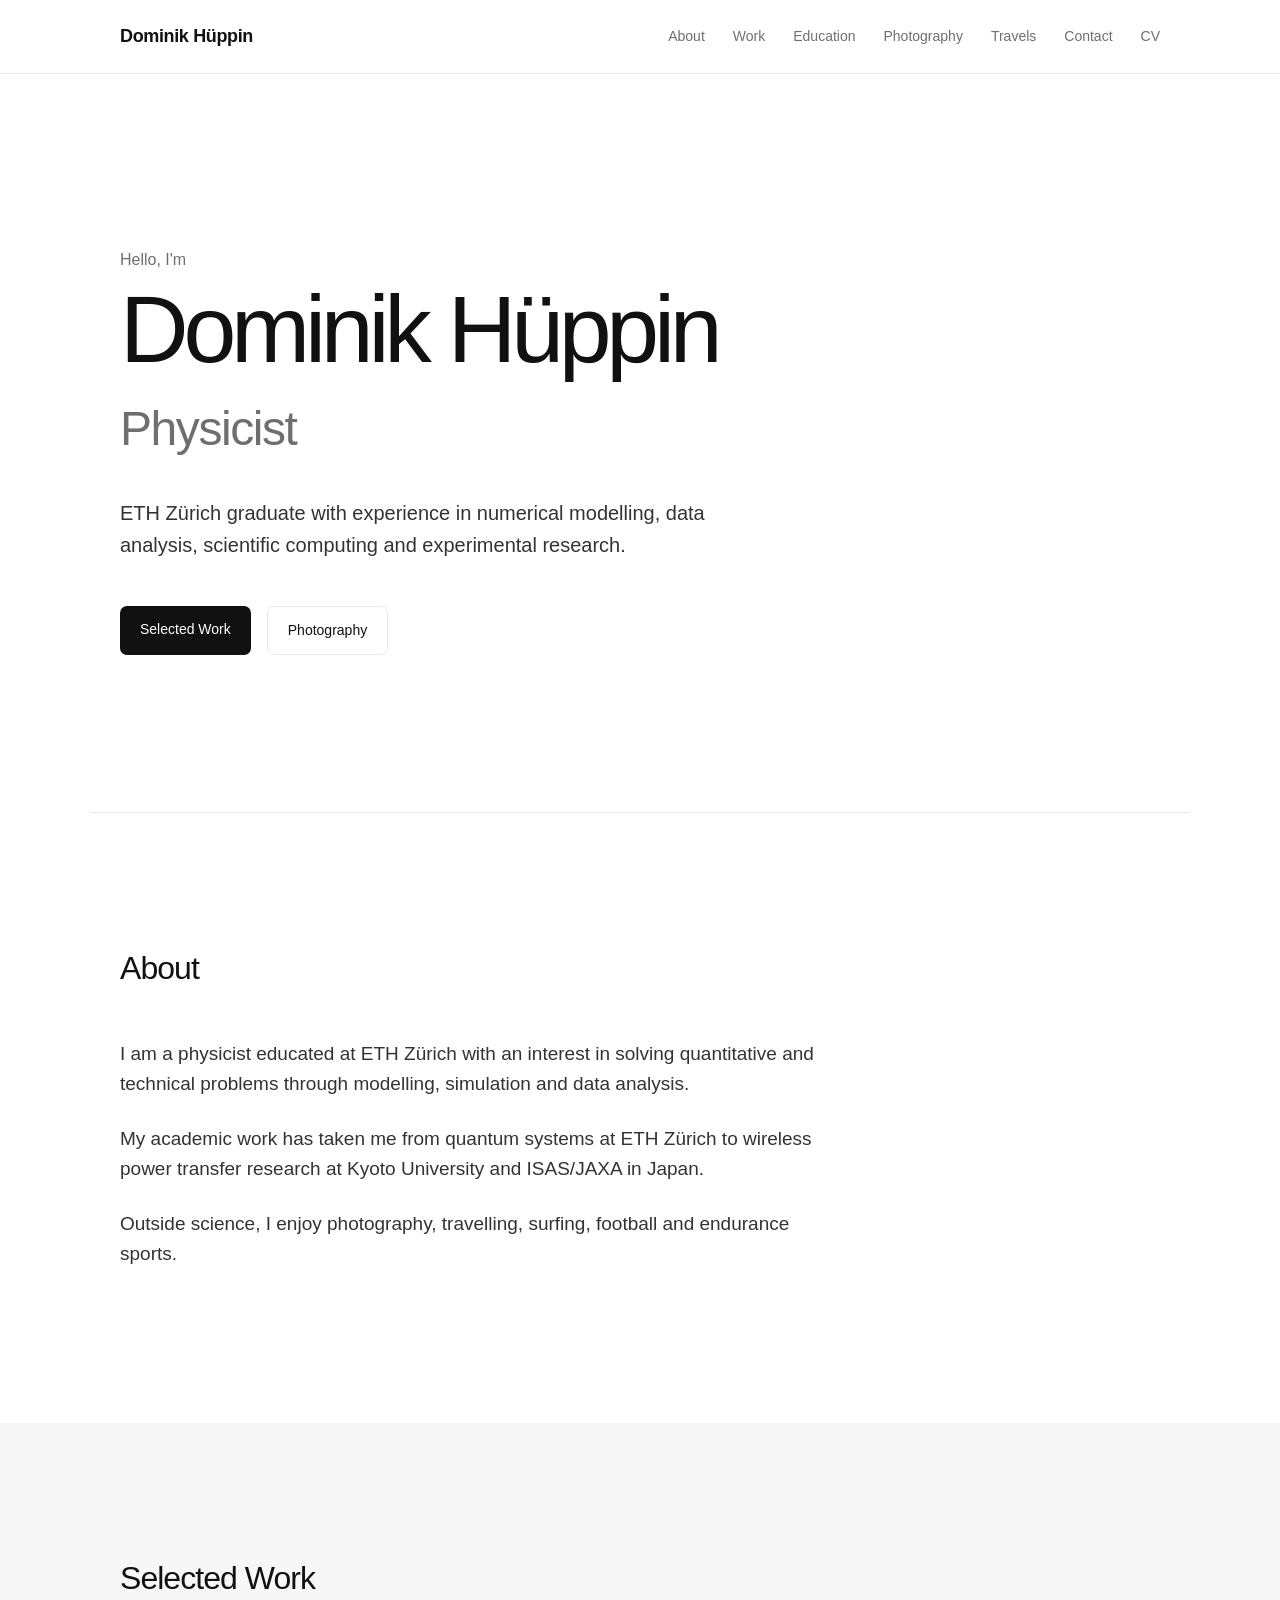
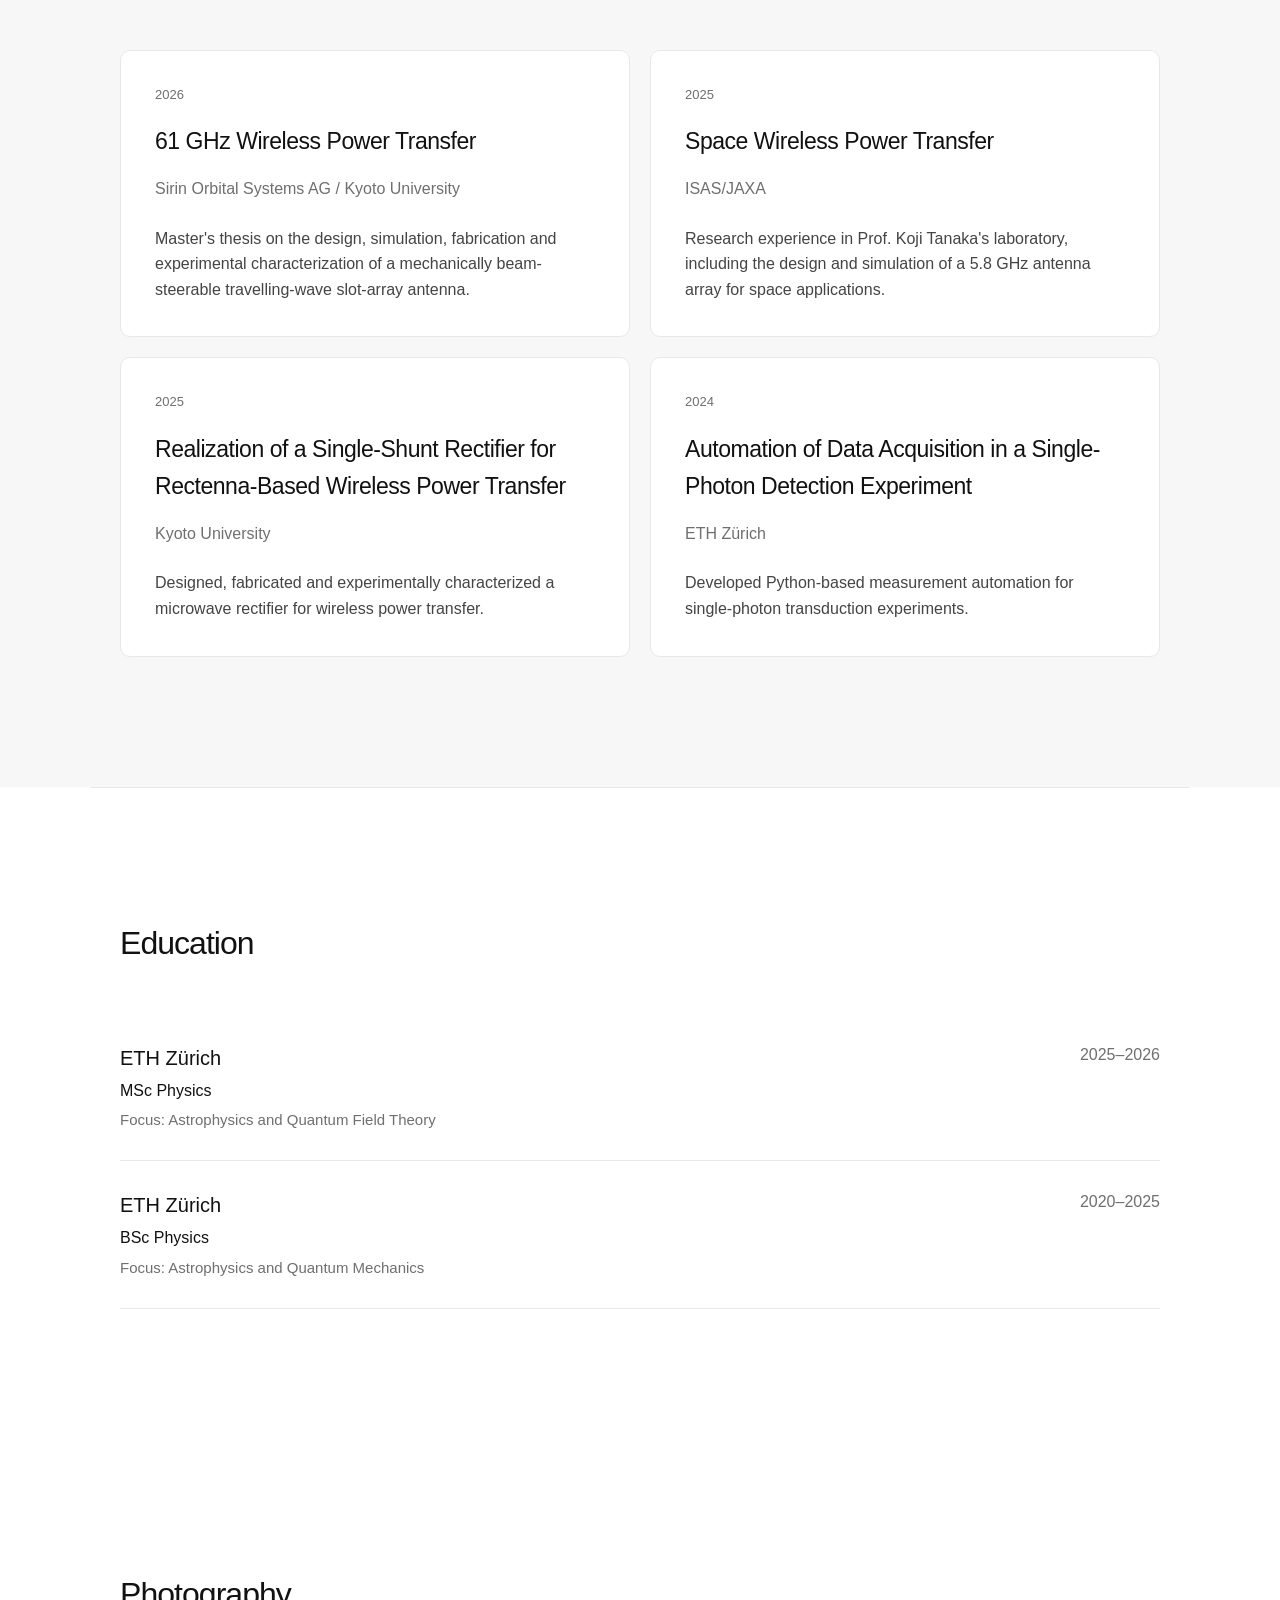
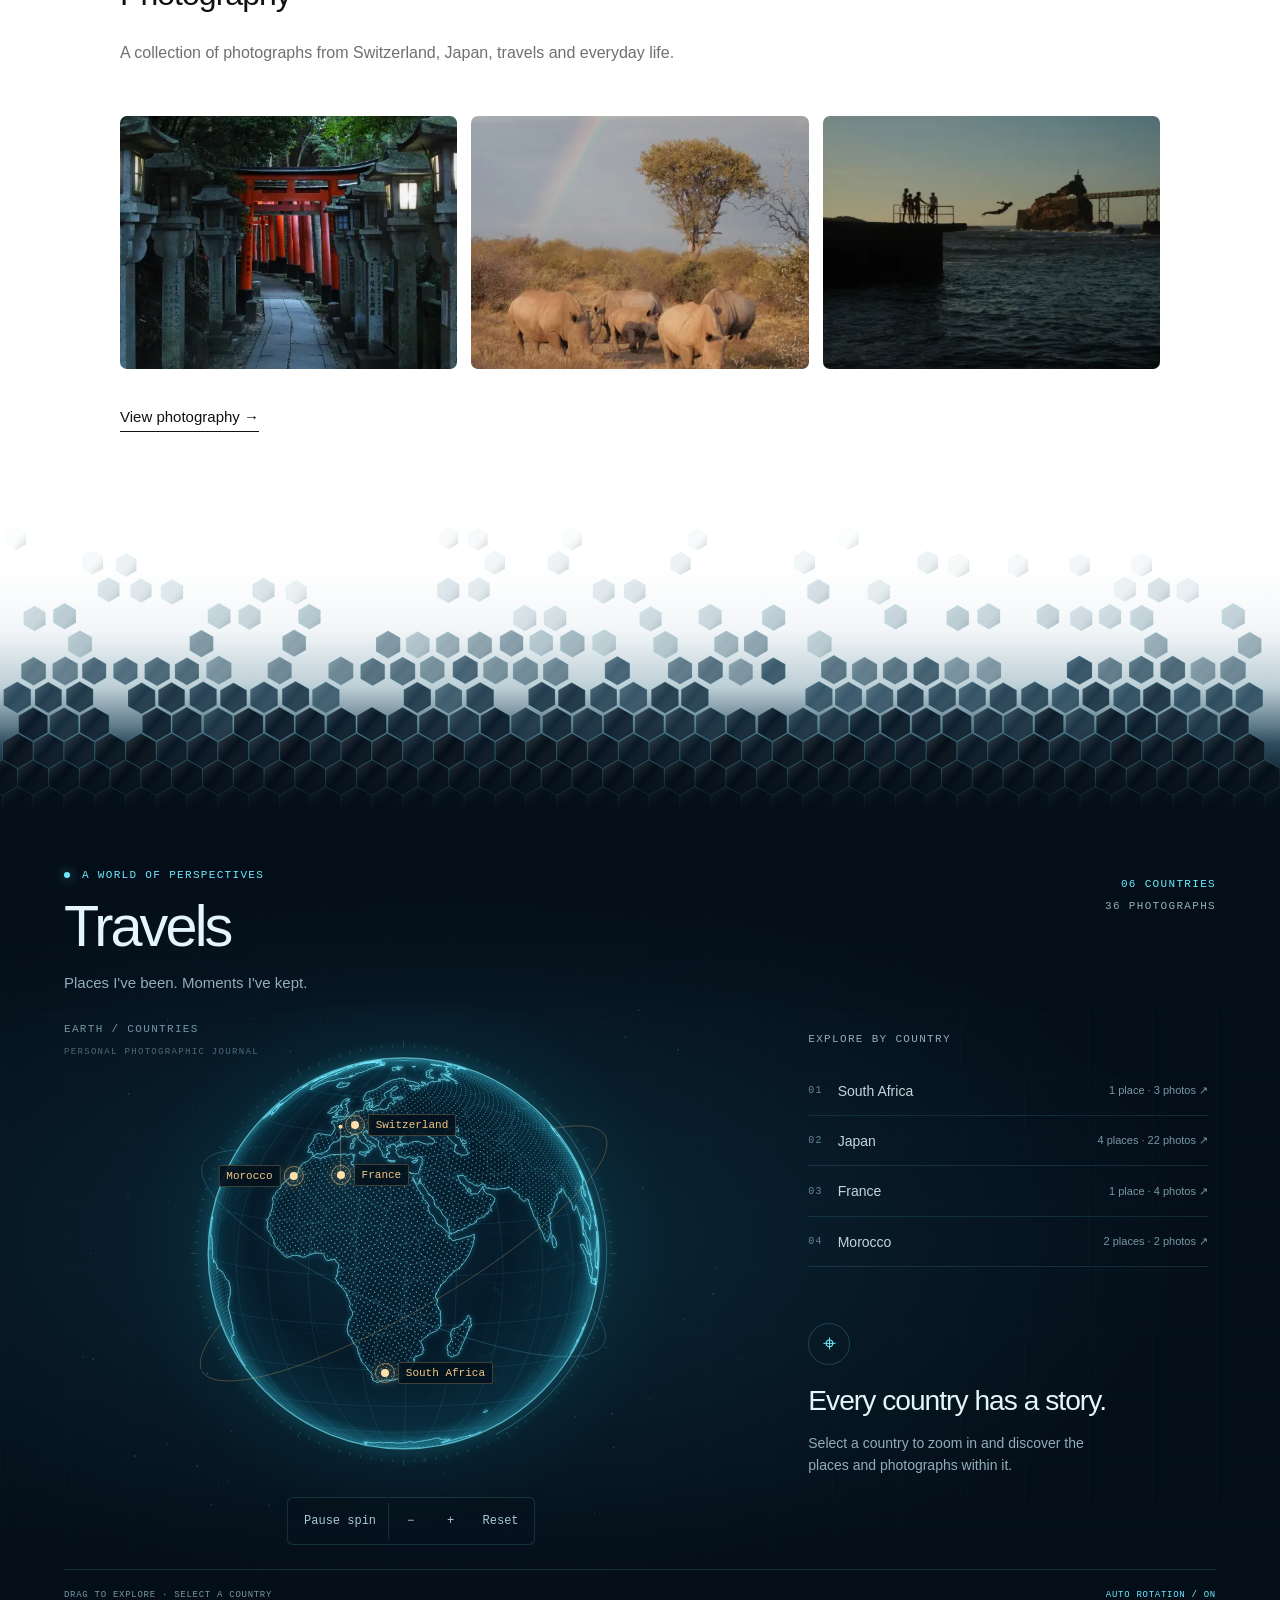
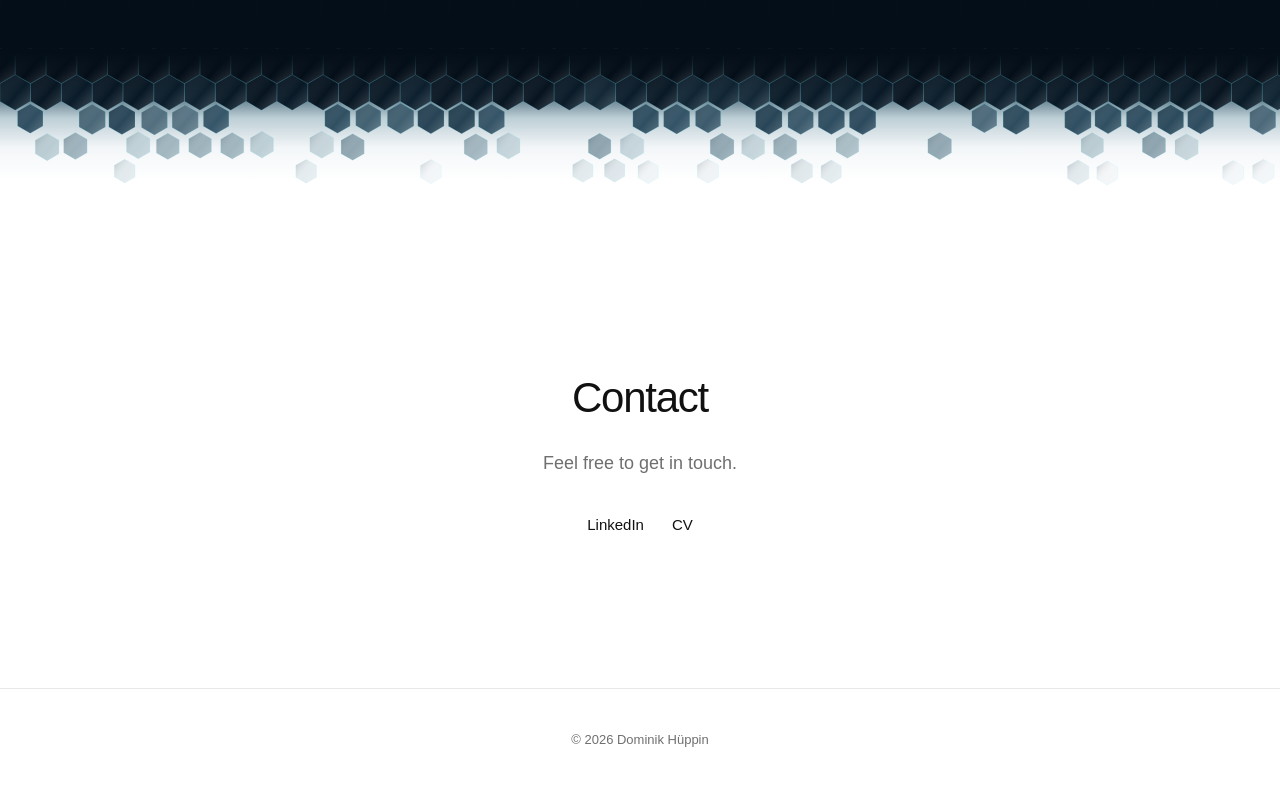
<file: index.html>
<!DOCTYPE html>
<html lang="en">

<head>
    <meta charset="UTF-8">

    <!-- Makes the page display correctly on phones/tablets -->
    <meta name="viewport" content="width=device-width, initial-scale=1.0">

    <meta name="description"
          content="Personal website of Dominik Hüppin, physicist and ETH Zürich graduate.">

    <title>Dominik Hüppin | Physicist</title>

    <!-- Link to your CSS file -->
    <link rel="stylesheet" href="style.css">
    <link rel="stylesheet" href="travels.css">
    <script src="navigation.js" defer></script>
    <script src="photo-data.js" defer></script>
    <script src="data/photo-variants.js" defer></script>
    <script src="photo-images.js" defer></script>
    <script src="data/globe-geography.js" defer></script>
    <script src="globe.js" defer></script>
    <script src="travels.js" defer></script>
    <link rel="icon" type="image/png" href="images/favicon.png">
</head>


<body>

    <!-- =========================================================
         NAVIGATION
    ========================================================== -->
    <header>

        <nav class="navbar">

            <a href="#home" class="logo">
                Dominik Hüppin
            </a>

            <div class="nav-links">
                <a href="#about">About</a>
                <a href="#work">Work</a>
                <a href="#education">Education</a>
                <a href="#photography">Photography</a>
                <a href="#travels">Travels</a>
                <a href="#contact">Contact</a>

                <!-- Replace path once your CV is in the folder -->
                <a href="documents/CV_Dominik.pdf"
                   target="_blank">
                    CV
                </a>
            </div>

        </nav>

    </header>


    <main>

        <!-- =====================================================
             HOME / HERO
        ====================================================== -->
        <section id="home" class="hero">

            <div class="hero-content">

                <p class="hero-intro">
                    Hello, I'm
                </p>

                <h1>
                    Dominik Hüppin
                </h1>

                <h2>
                    Physicist
                </h2>

                <p class="hero-description">
                    ETH Zürich graduate with experience in numerical modelling,
                    data analysis, scientific computing and experimental research.
                </p>

                <div class="hero-links">

                    <a href="#work" class="button">
                        Selected Work
                    </a>

                    <a href="#photography" class="button-secondary">
                        Photography
                    </a>

                </div>

            </div>

        </section>



        <!-- =====================================================
             ABOUT
        ====================================================== -->
        <section id="about" class="section">

            <h2>About</h2>

            <div class="about-content">

                <p>
                    I am a physicist educated at ETH Zürich with an interest in
                    solving quantitative and technical problems through modelling,
                    simulation and data analysis.
                </p>

                <p>
                    My academic work has taken me from quantum systems at ETH Zürich
                    to wireless power transfer research at Kyoto University and
                    ISAS/JAXA in Japan.
                </p>

                <p>
                    Outside science, I enjoy photography, travelling, surfing,
                    football and endurance sports.
                </p>

            </div>

        </section>



        <!-- =====================================================
             SELECTED WORK
        ====================================================== -->
        <section id="work" class="section">

            <h2>Selected Work</h2>

            <div class="project-grid">


                <!-- Project 1 -->
                <article class="project-card">

                    <p class="project-year">
                        2026
                    </p>

                    <h3>
                        61 GHz Wireless Power Transfer
                    </h3>

                    <p class="project-organisation">
                        Sirin Orbital Systems AG / Kyoto University
                    </p>

                    <p>
                        Master's thesis on the design, simulation, fabrication
                        and experimental characterization of a mechanically
                        beam-steerable travelling-wave slot-array antenna.
                    </p>

                </article>


                <!-- Project 2 -->
                <article class="project-card">

                    <p class="project-year">
                        2025
                    </p>

                    <h3>
                        Space Wireless Power Transfer
                    </h3>

                    <p class="project-organisation">
                        ISAS/JAXA
                    </p>

                    <p>
                        Research experience in Prof. Koji Tanaka's laboratory,
                        including the design and simulation of a 5.8 GHz antenna
                        array for space applications.
                    </p>

                </article>


                <!-- Project 3 -->
                <article class="project-card">

                    <p class="project-year">
                        2025
                    </p>

                    <h3>
                        Realization of a Single-Shunt Rectifier for Rectenna-Based Wireless Power Transfer
                    </h3>

                    <p class="project-organisation">
                        Kyoto University
                    </p>

                    <p>
                        Designed, fabricated and experimentally characterized
                        a microwave rectifier for wireless power transfer.
                    </p>

                </article>


                <!-- Project 4 -->
                <article class="project-card">

                    <p class="project-year">
                        2024
                    </p>

                    <h3>
                        Automation of Data Acquisition in a Single-Photon Detection Experiment
                    </h3>

                    <p class="project-organisation">
                        ETH Zürich
                    </p>

                    <p>
                        Developed Python-based measurement automation for
                        single-photon transduction experiments.
                    </p>

                </article>


            </div>

        </section>



        <!-- =====================================================
             EDUCATION
        ====================================================== -->
        <section id="education" class="section">

            <h2>Education</h2>


            <div class="education-entry">

                <div>
                    <h3>ETH Zürich</h3>

                    <p>
                        MSc Physics
                    </p>

                    <p class="education-detail">
                        Focus: Astrophysics and Quantum Field Theory
                    </p>

                </div>

                <p class="education-date">
                    2025–2026
                </p>

            </div>


            <div class="education-entry">

                <div>
                    <h3>ETH Zürich</h3>

                    <p>
                        BSc Physics
                    </p>
                    <p class="education-detail">
                        Focus: Astrophysics and Quantum Mechanics
                    </p>


                </div>

                <p class="education-date">
                    2020–2025
                </p>

            </div>

        </section>



        <!-- =====================================================
             PHOTOGRAPHY
        ====================================================== -->
        <section id="photography" class="section">

            <div class="section-heading">

                <h2>Photography</h2>

                <p>
                    A collection of photographs from Switzerland, Japan,
                    travels and everyday life.
                </p>

            </div>


            <div class="photo-preview">

                <a href="photography.html">
                    <img
                        src="images/photography/web/torii-in-japan-480.webp"
                        srcset="images/photography/web/torii-in-japan-480.webp 480w, images/photography/web/torii-in-japan-960.webp 960w"
                        sizes="(max-width: 800px) calc(100vw - 40px), (max-width: 1100px) calc((100vw - 88px) / 3), 338px"
                        width="2778"
                        height="3473"
                        loading="lazy"
                        decoding="async"
                        alt="Torii in Japan">
                </a>

                <a href="photography.html">
                    <img
                        src="images/photography/web/rainbowrhinos-480.webp"
                        srcset="images/photography/web/rainbowrhinos-480.webp 480w, images/photography/web/rainbowrhinos-960.webp 960w"
                        sizes="(max-width: 800px) calc(100vw - 40px), (max-width: 1100px) calc((100vw - 88px) / 3), 338px"
                        width="2448"
                        height="3264"
                        loading="lazy"
                        decoding="async"
                        alt="Rhinos under a rainbow">
                </a>

                <a href="photography.html">
                    <img
                        src="images/photography/web/headerjump-480.webp"
                        srcset="images/photography/web/headerjump-480.webp 480w, images/photography/web/headerjump-960.webp 960w"
                        sizes="(max-width: 800px) calc(100vw - 40px), (max-width: 1100px) calc((100vw - 88px) / 3), 338px"
                        width="2592"
                        height="1944"
                        loading="lazy"
                        decoding="async"
                        alt="Travel photography">
                </a>

            </div>


            <!-- This can later link to photography.html -->
            <a href="photography.html" class="text-link">
                View photography →
            </a>

        </section>



        <!-- =====================================================
             TRAVELS
        ====================================================== -->
        <div class="travel-transition" aria-hidden="true">
            <svg class="travel-transition-hexagons" xmlns="http://www.w3.org/2000/svg" focusable="false"></svg>
        </div>
        <section id="travels" class="travels" aria-labelledby="travels-title">
            <div class="travels-heading">
                <div>
                    <p class="atlas-eyebrow">A world of perspectives</p>
                    <h2 id="travels-title">Travels</h2>
                    <p class="travels-intro">Places I've been. Moments I've kept.</p>
                </div>
                <p class="atlas-counter" id="travel-counter"></p>
            </div>

            <div class="travel-explorer">
                <div class="globe-stage">
                    <canvas id="travel-globe" class="globe-canvas" tabindex="0"
                            aria-label="Interactive world globe. Use arrow keys to rotate, plus and minus to zoom."
                            aria-describedby="globe-instructions">
                        Choose a destination from the list to explore its photographs.
                    </canvas>
                    <div class="globe-readout" aria-hidden="true"><span id="globe-view-label">Earth / Countries</span><span>Personal photographic journal</span></div>
                    <div class="globe-pins" id="globe-pins"></div>
                    <div class="globe-toolbar" role="group" aria-label="Globe controls">
                        <button type="button" id="globe-rotation" class="globe-rotation" aria-pressed="true">Pause spin</button>
                        <button type="button" id="globe-zoom-out" aria-label="Zoom out">−</button>
                        <button type="button" id="globe-zoom-in" aria-label="Zoom in">+</button>
                        <button type="button" id="globe-reset" aria-label="Reset globe view">Reset</button>
                    </div>
                </div>

                <aside class="travel-sidebar" aria-label="Travel destinations and photographs">
                    <div class="travel-breadcrumb" id="travel-breadcrumb" hidden>
                        <button type="button" id="travel-world">← Back to world</button>
                        <span id="travel-country-name"></span>
                    </div>
                    <p class="atlas-caption" id="travel-level-label">Explore by country</p>
                    <div class="travel-destinations" id="travel-destinations" role="group" aria-label="Choose a country"></div>
                    <div class="travel-empty" id="travel-empty">
                        <span class="travel-empty-mark" aria-hidden="true">⌖</span>
                        <h3 id="travel-empty-title">Every country has a story.</h3>
                        <p id="travel-empty-description">Select a country to zoom in and discover the places and photographs within it.</p>
                    </div>
                    <div class="travel-selection" id="travel-selection" hidden>
                        <h3 id="travel-location-title"></h3>
                        <p class="travel-coordinates" id="travel-location-detail"></p>
                        <button type="button" class="travel-photo-open" id="travel-photo-open" aria-label="Enlarge selected photograph">
                            <img id="travel-photo" alt="" decoding="async">
                            <span class="travel-photo-expand" aria-hidden="true">↗ Enlarge</span>
                        </button>
                        <div class="travel-photo-caption">
                            <span id="travel-photo-title"></span>
                            <div class="travel-photo-navigation" id="travel-photo-navigation" role="group" aria-label="Browse destination photographs">
                                <button type="button" id="travel-photo-previous" aria-label="Previous photograph">←</button>
                                <span id="travel-photo-count"></span>
                                <button type="button" id="travel-photo-next" aria-label="Next photograph">→</button>
                            </div>
                        </div>
                        <a class="travel-gallery-link" id="travel-gallery-link" href="photography.html">View in photography →</a>
                        <button type="button" class="travel-back-globe" id="travel-back-globe">Back to globe ↑</button>
                    </div>
                    <p class="atlas-caption" id="travel-announcement" role="status" aria-live="polite"></p>
                </aside>
            </div>

            <div class="travels-footer">
                <p id="globe-instructions">Drag to explore · Select a pin to discover</p>
                <p class="atlas-status" id="globe-status">Globe ready</p>
            </div>
            <noscript><p>Enable JavaScript to explore the globe, or <a href="photography.html">visit Photography</a>.</p></noscript>
        </section>

        <dialog class="travel-lightbox" id="travel-lightbox" aria-label="Travel photograph">
            <button type="button" class="travel-lightbox-close" id="travel-lightbox-close">Close ×</button>
            <img id="travel-lightbox-image" alt="">
            <p id="travel-lightbox-caption"></p>
        </dialog>

        <!-- CONTACT -->
        <div class="travel-transition travel-transition--out" aria-hidden="true">
            <svg class="travel-transition-hexagons" xmlns="http://www.w3.org/2000/svg" focusable="false"></svg>
        </div>
        <section id="contact" class="section contact">

            <h2>Contact</h2>

            <p>
                Feel free to get in touch.
            </p>

            <div class="contact-links">

                <a href="https://www.linkedin.com/in/dominik-hüppin"
                   target="_blank">
                    LinkedIn
                </a>

                <a href="documents/CV_Dominik.pdf"
                   target="_blank">
                    CV
                </a>

            </div>

        </section>


    </main>



    <!-- =========================================================
         FOOTER
    ========================================================== -->
    <footer>

        <p>
            © 2026 Dominik Hüppin
        </p>

    </footer>


</body>

</html>
</file>
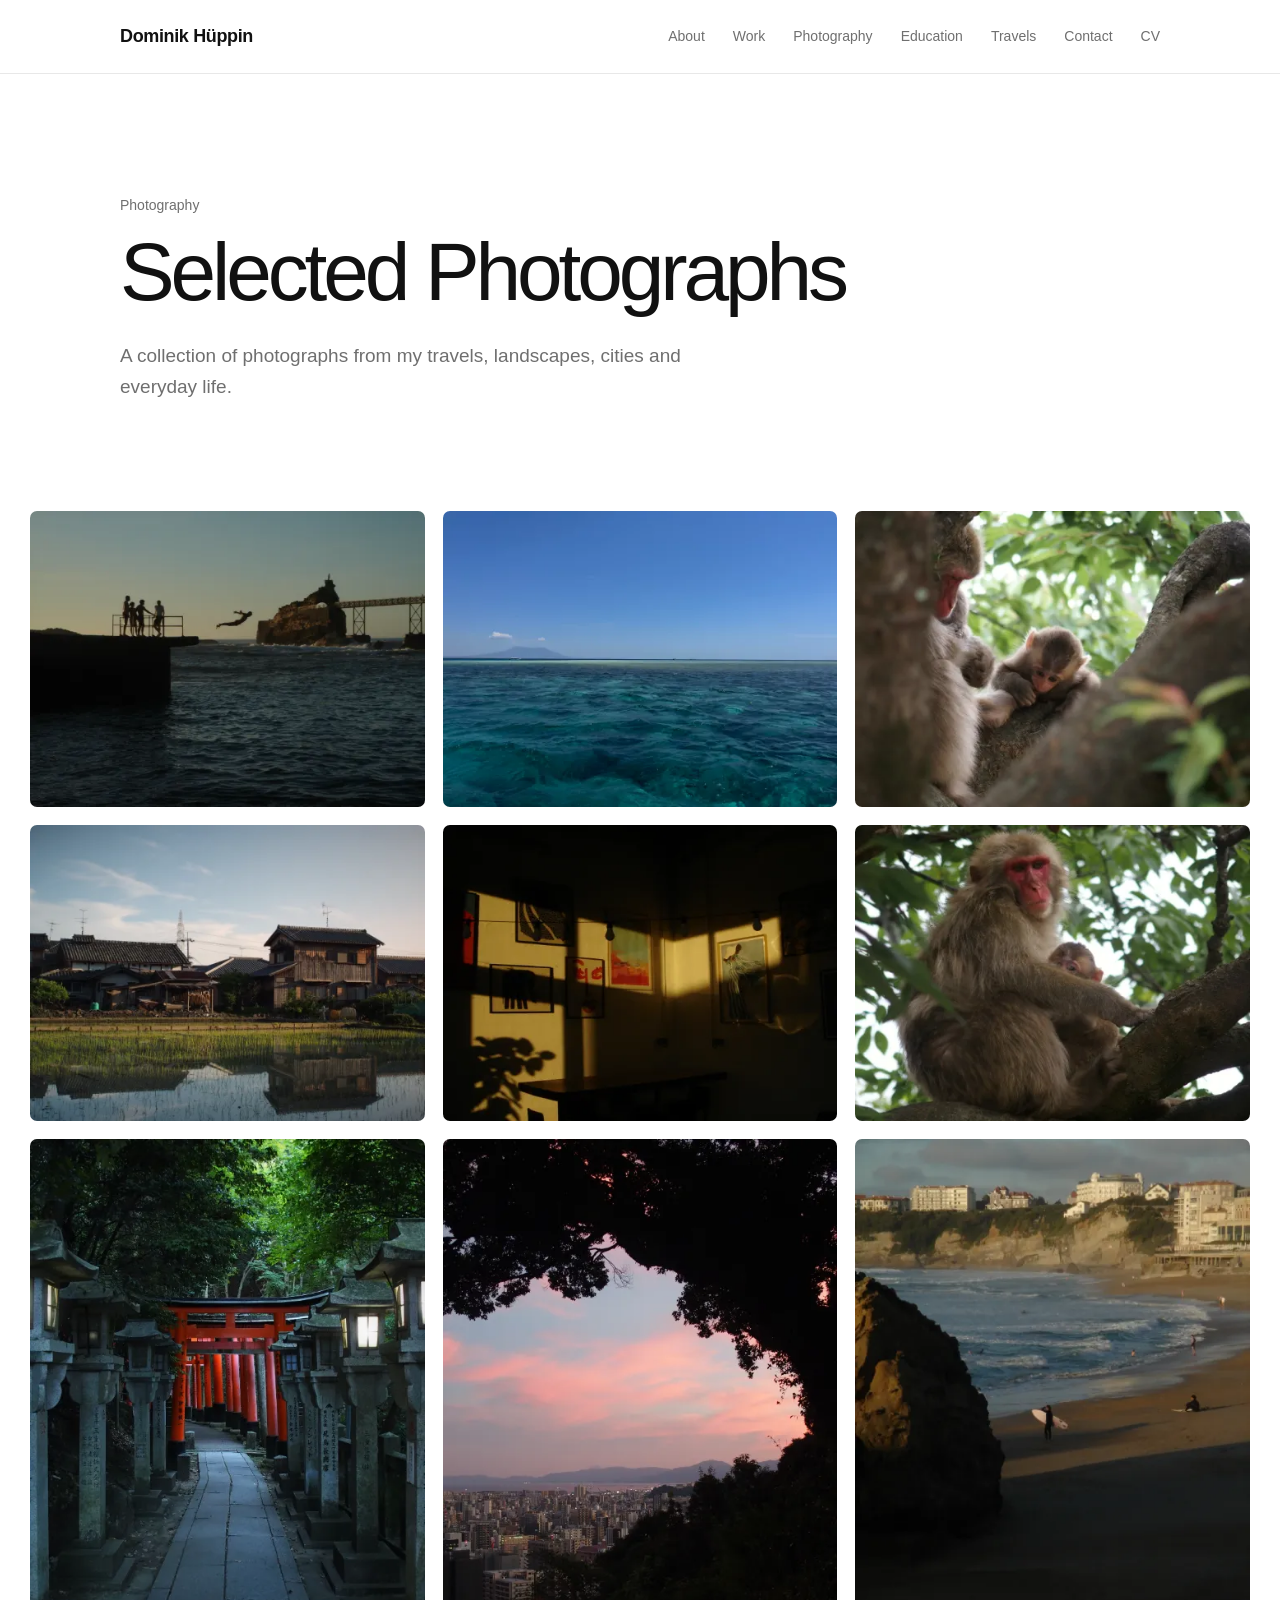
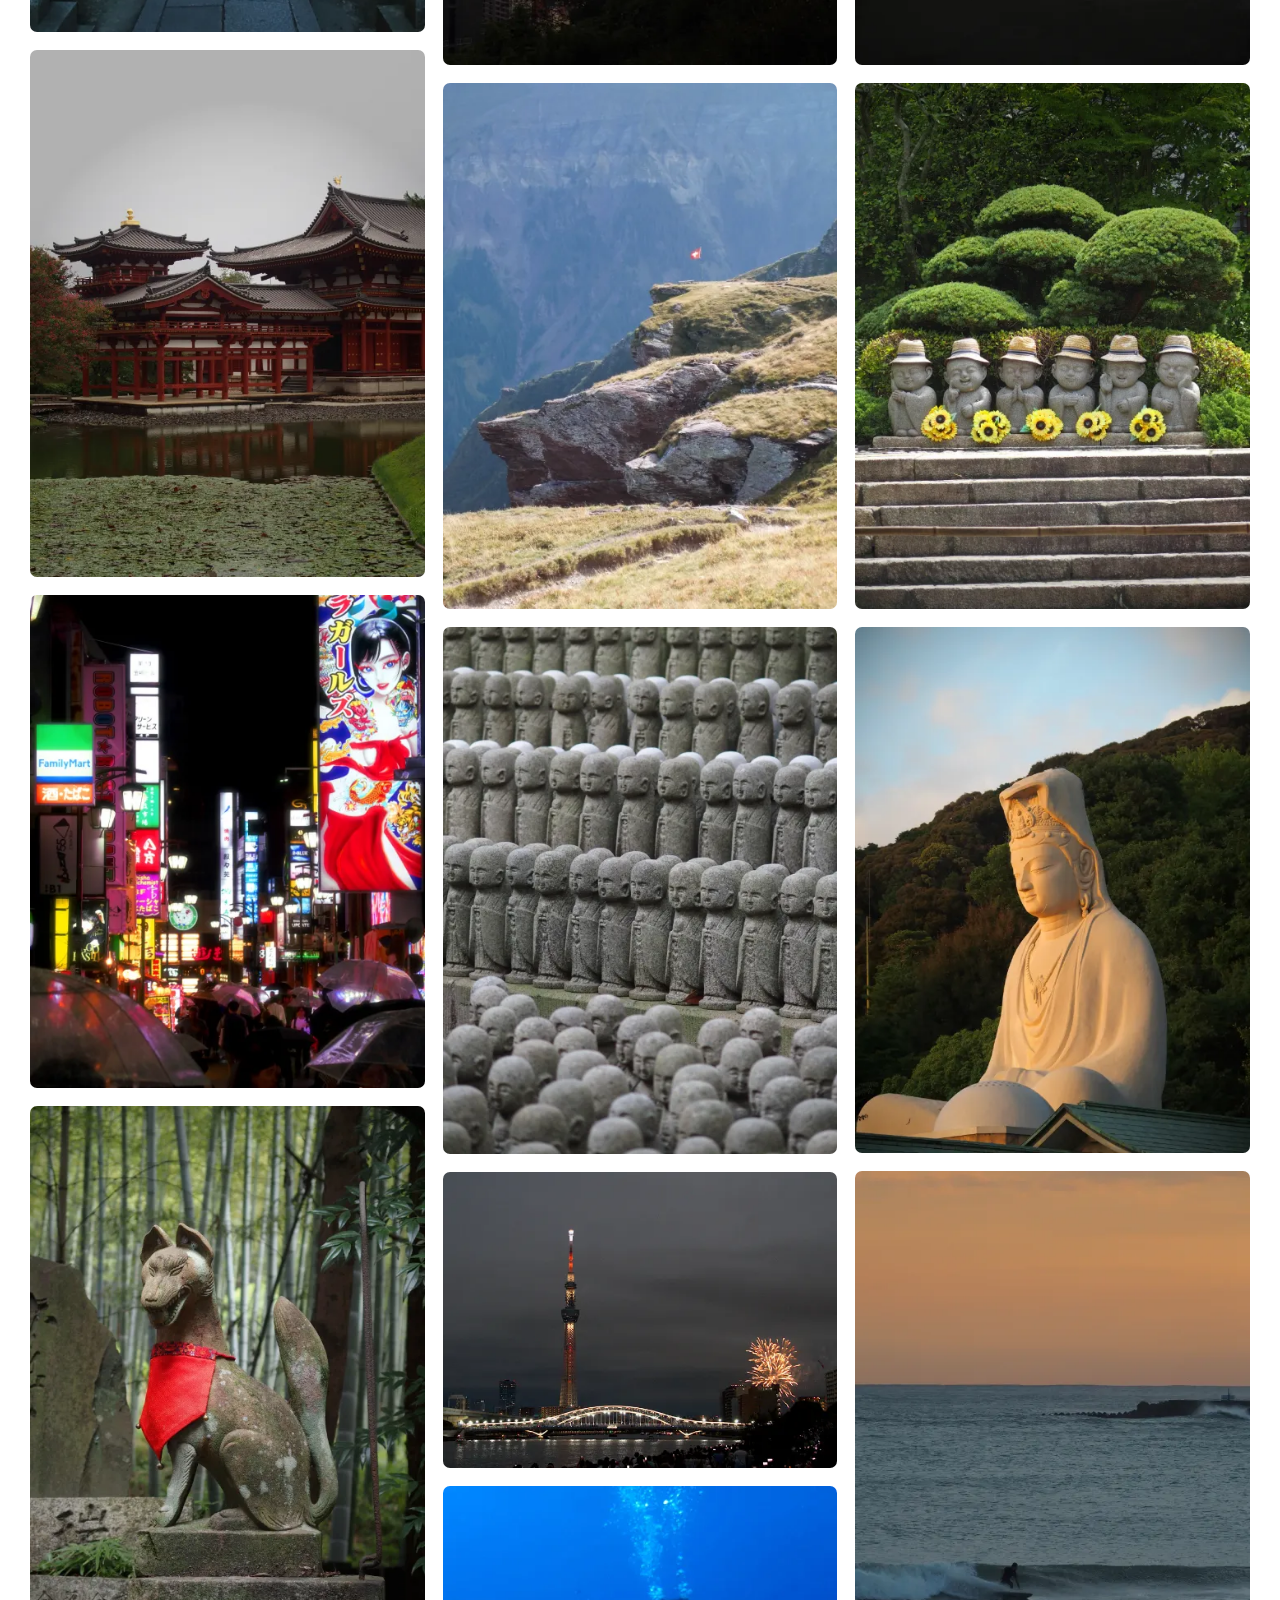
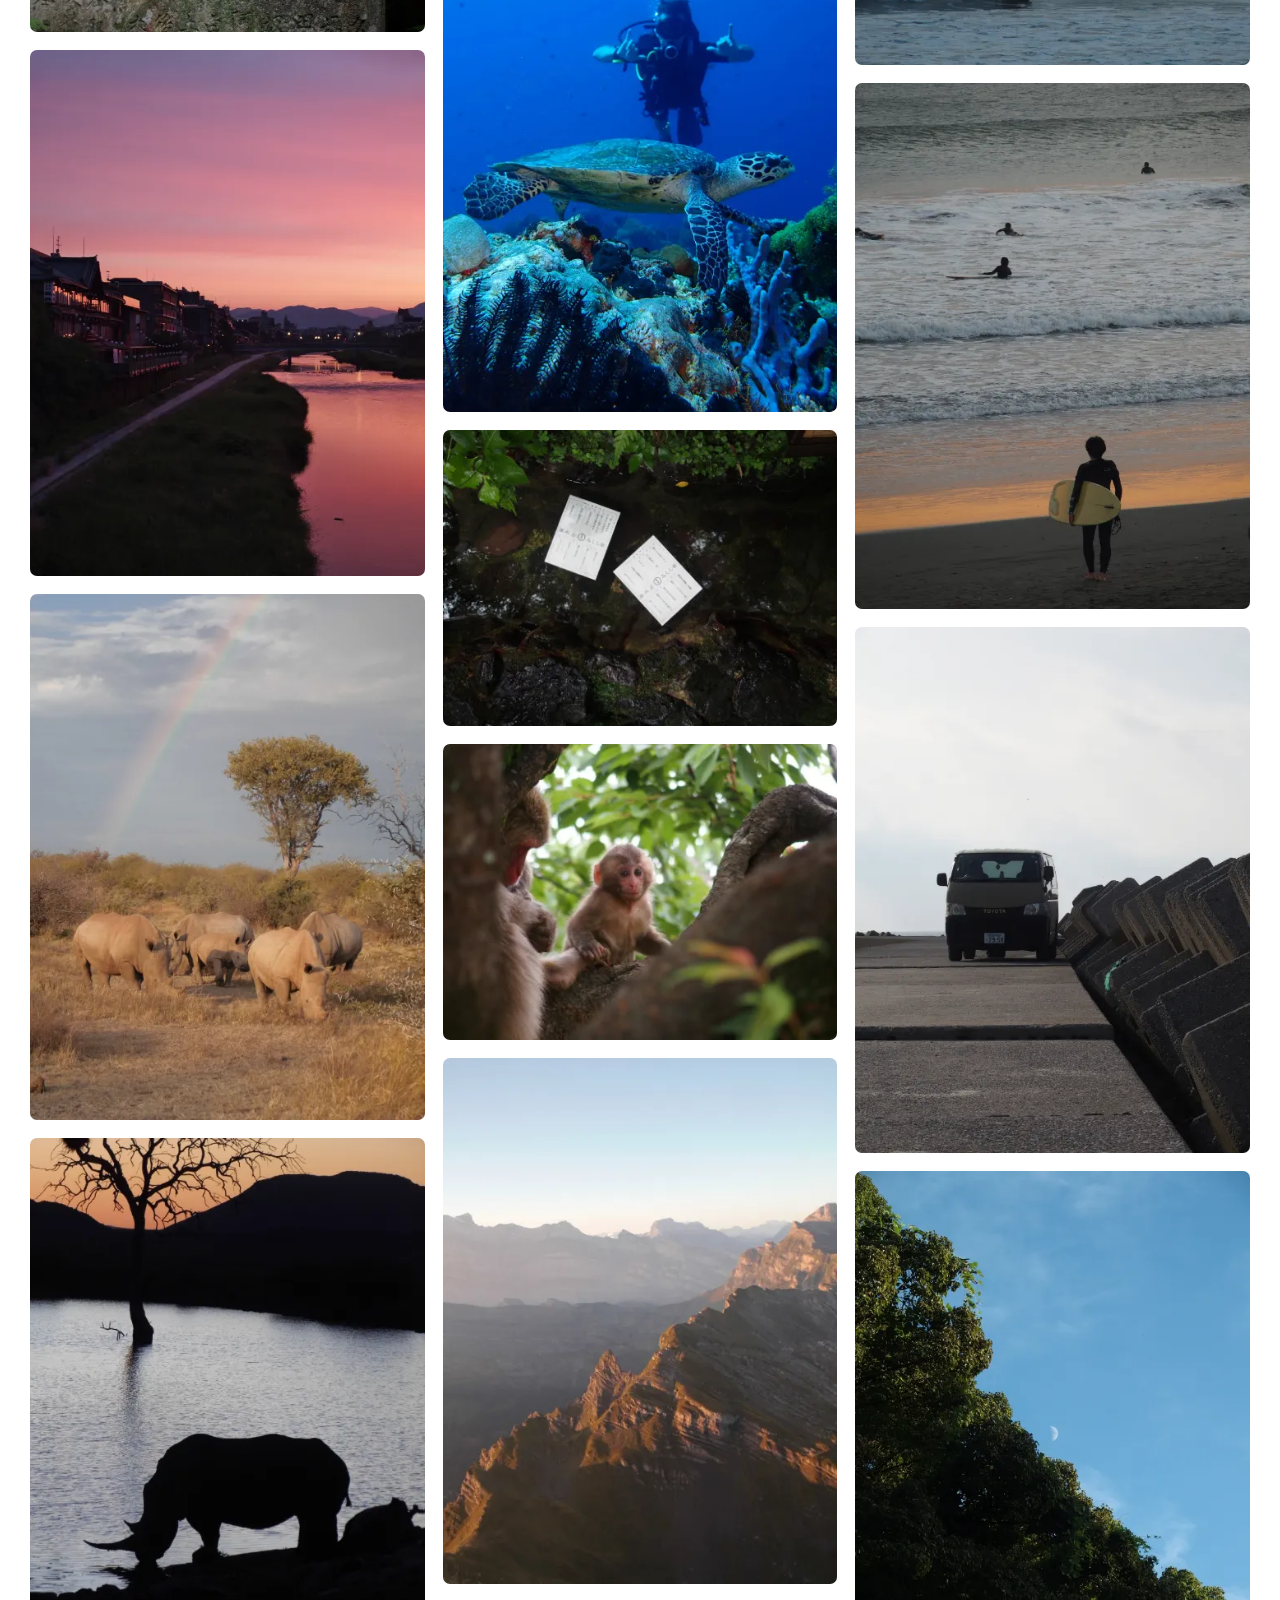
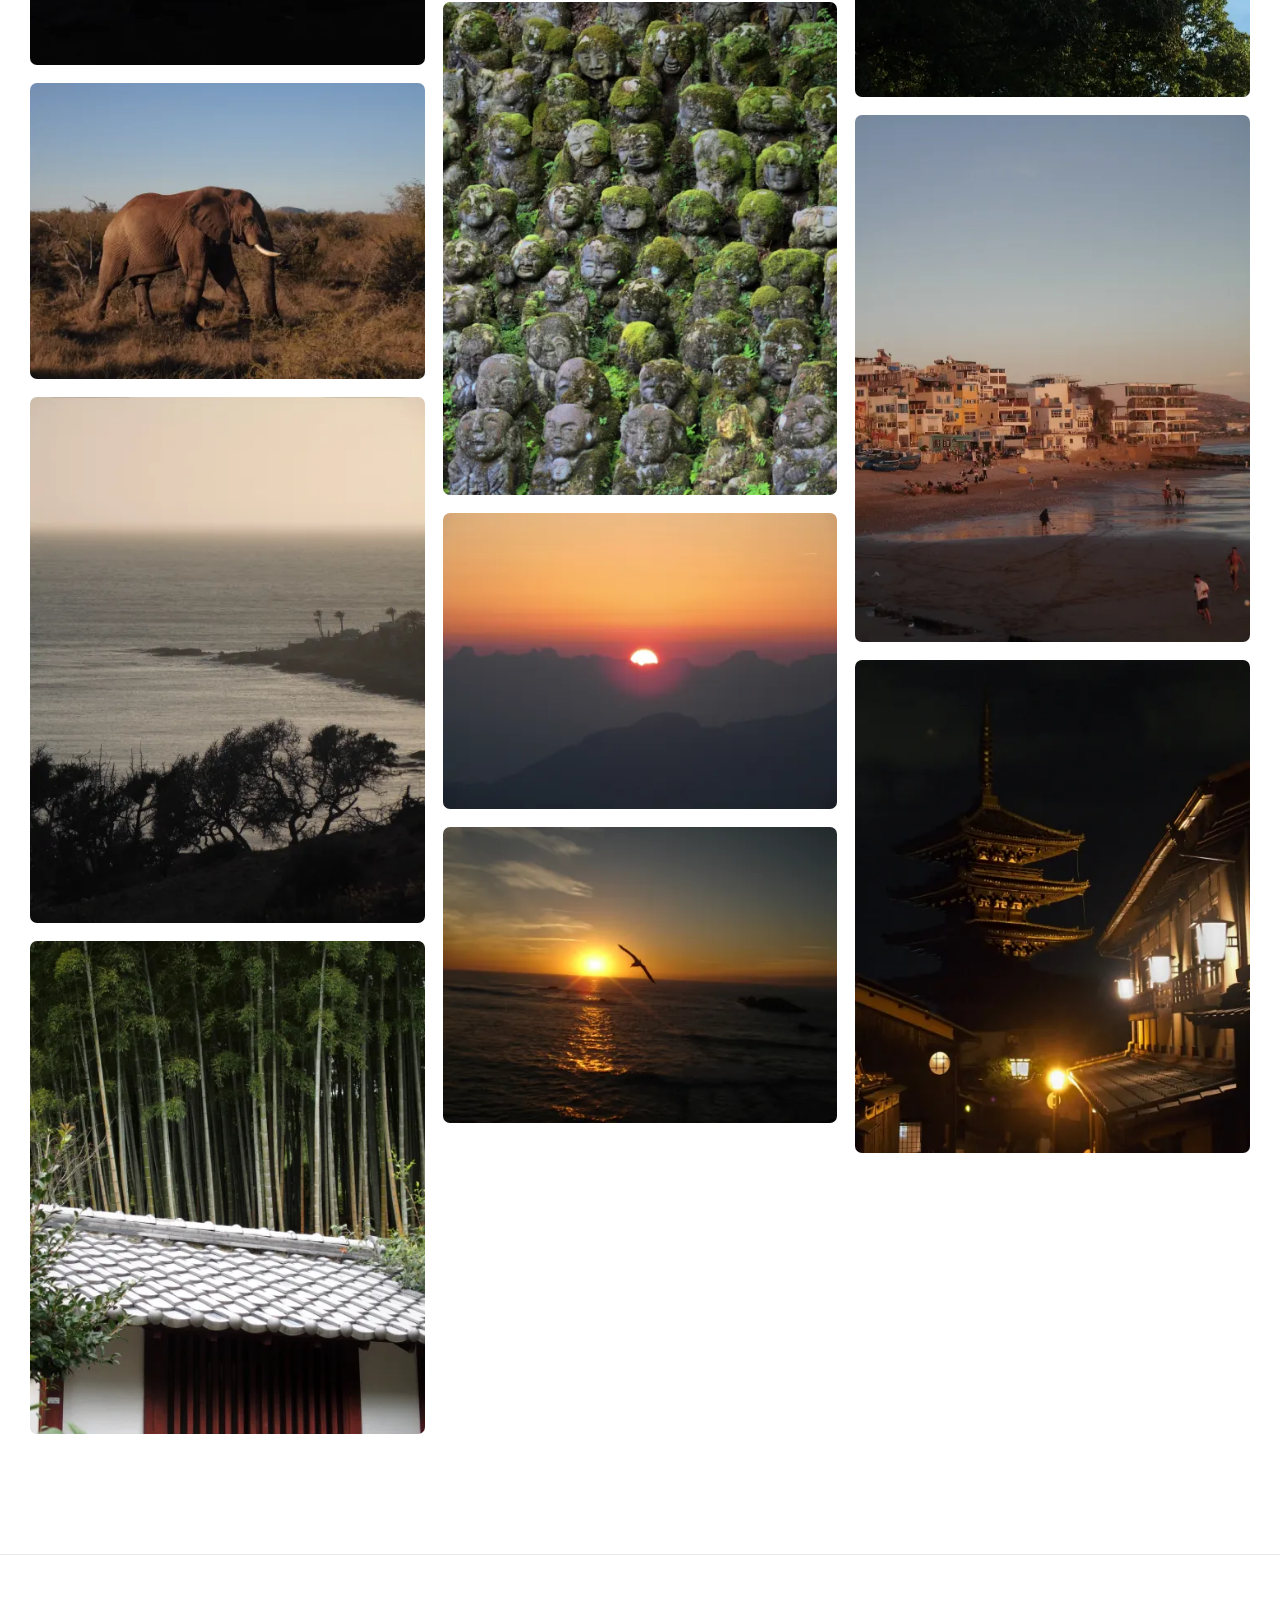
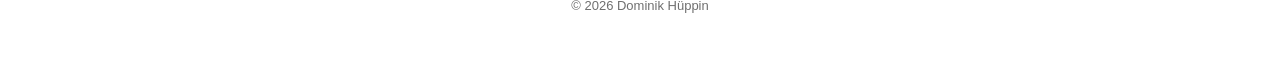
<file: photography.html>
<!DOCTYPE html>
<html lang="en">

<head>
    <meta charset="UTF-8">
    <meta name="viewport" content="width=device-width, initial-scale=1.0">

    <title>Photography | Dominik Hüppin</title>

    <!-- Connects this page to your CSS file -->
    <link rel="stylesheet" href="style.css">
    <link rel="icon" type="image/png" href="images/favicon.png">
    <link rel="stylesheet" href="travels.css">
    <script src="navigation.js" defer></script>
    <script src="photo-data.js" defer></script>
    <script src="data/photo-variants.js" defer></script>
    <script src="photo-images.js" defer></script>
    <script src="photography.js" defer></script>
</head>


<body>

    <!-- =========================================================
         HEADER / NAVIGATION
    ========================================================== -->

    <header>

        <nav class="navbar">

            <a href="index.html" class="logo">
                Dominik Hüppin
            </a>

            <div class="nav-links">

                <a href="index.html#about">
                    About
                </a>

                <a href="index.html#work">
                    Work
                </a>

                <a href="photography.html">
                    Photography
                </a>

                <a href="index.html#education">
                    Education
                </a>

                <a href="index.html#travels">Travels</a>

                <a href="index.html#contact">
                    Contact
                </a>

                <a href="documents/CV_Dominik.pdf"
                   target="_blank">
                    CV
                </a>

            </div>

        </nav>

    </header>


    <main>

        <!-- =====================================================
             PAGE INTRODUCTION
        ====================================================== -->

        <section class="photo-page-header">

            <p class="photo-page-label">
                Photography
            </p>

            <h1>
                Selected Photographs
            </h1>

            <p class="photo-page-intro">
                A collection of photographs from my travels,
                landscapes, cities and everyday life.
            </p>

        </section>


        <!-- =====================================================
             PHOTO GALLERY
        ====================================================== -->

        <section class="gallery-section">

            <div class="photo-gallery" aria-label="Photography collection"></div>
            <noscript><p>Please enable JavaScript to explore the photography collection.</p></noscript>

        </section>

    </main>


    <!-- =========================================================
         FOOTER
    ========================================================== -->

    <footer>

        <p>
            © 2026 Dominik Hüppin
        </p>

    </footer>


</body>

</html>
</file>
<file: style.css>
/* =========================================================
   GLOBAL
========================================================= */

:root {
    --background: #ffffff;
    --text: #111111;
    --muted: #6f6f6f;
    --border: #e8e8e8;
    --soft-background: #f7f7f7;

    --content-width: 1100px;
    --section-spacing: 130px;
}

* {
    box-sizing: border-box;
}

html {
    scroll-behavior: smooth;
}

body {
    margin: 0;

    font-family: Arial, Helvetica, sans-serif;
    font-size: 16px;
    line-height: 1.6;

    background: var(--background);
    color: var(--text);
}

a {
    color: inherit;
    text-decoration: none;
}

img {
    display: block;
    max-width: 100%;
}


/* =========================================================
   NAVIGATION
========================================================= */

header {
    width: 100%;

    position: sticky;
    top: 0;
    z-index: 100;

    background: rgba(255, 255, 255, 0.92);
    border-bottom: 1px solid var(--border);

    backdrop-filter: blur(12px);
    -webkit-backdrop-filter: blur(12px);

    transition: transform 0.28s cubic-bezier(0.22, 1, 0.36, 1);
}

header.is-nav-hidden {
    transform: translateY(calc(-100% - 2px));
    pointer-events: none;
}

.navbar {
    max-width: var(--content-width);
    margin: 0 auto;

    padding: 22px 30px;

    display: flex;
    justify-content: space-between;
    align-items: center;
}

.logo {
    font-size: 18px;
    font-weight: 600;
    letter-spacing: -0.02em;
}

.nav-links {
    display: flex;
    align-items: center;

    gap: 28px;
}

.nav-links a {
    position: relative;

    font-size: 14px;
    color: var(--muted);

    transition:
        color 0.2s ease,
        transform 0.2s ease;
}

.nav-links a:hover {
    color: var(--text);
    transform: translateY(-1px);
}


/* =========================================================
   MAIN LAYOUT
========================================================= */

main {
    width: 100%;
}

.section {
    max-width: var(--content-width);
    margin: 0 auto;

    padding: var(--section-spacing) 30px;
}

.section > h2,
.section-heading h2 {
    margin: 0 0 45px;

    font-size: 32px;
    font-weight: 500;

    letter-spacing: -0.03em;
}

.section-heading p {
    max-width: 600px;

    margin-top: -25px;
    margin-bottom: 50px;

    color: var(--muted);
}


/* =========================================================
   HERO
========================================================= */

.hero {
    min-height: 82vh;

    max-width: var(--content-width);
    margin: 0 auto;

    padding: 100px 30px;

    display: flex;
    align-items: center;
}

.hero-content {
    max-width: 780px;
}

.hero-intro {
    margin-bottom: 12px;

    font-size: 16px;
    color: var(--muted);
}

.hero h1 {
    margin: 0;

    font-size: clamp(54px, 8vw, 95px);
    font-weight: 500;
    line-height: 0.95;

    letter-spacing: -0.055em;
}

.hero h2 {
    margin: 16px 0 30px;

    font-size: clamp(28px, 4vw, 48px);
    font-weight: 400;

    color: var(--muted);
    letter-spacing: -0.03em;
}

.hero-description {
    max-width: 650px;

    font-size: 20px;
    line-height: 1.6;

    color: #333333;
}

.hero-links {
    margin-top: 45px;

    display: flex;
    gap: 16px;
}


/* =========================================================
   BUTTONS
========================================================= */

.button,
.button-secondary {
    display: inline-block;

    padding: 12px 20px;

    border-radius: 7px;

    font-size: 14px;

    transition:
        background 0.2s ease,
        color 0.2s ease,
        transform 0.2s ease;
}

.button {
    background: var(--text);
    color: white;
}

.button:hover {
    background: #333333;

    transform: translateY(-2px);
}

.button-secondary {
    border: 1px solid var(--border);
}

.button-secondary:hover {
    background: var(--soft-background);

    transform: translateY(-2px);
}


/* =========================================================
   ABOUT
========================================================= */

#about {
    border-top: 1px solid var(--border);
}

.about-content {
    max-width: 720px;
}

.about-content p {
    margin-bottom: 24px;

    font-size: 19px;
    color: #333333;
}


/* =========================================================
   PROJECTS
========================================================= */

#work {
    max-width: none;

    padding-left: 0;
    padding-right: 0;

    background: var(--soft-background);
}

#work > h2,
#work > .project-grid {
    max-width: var(--content-width);

    margin-left: auto;
    margin-right: auto;
}

#work > h2 {
    padding-left: 30px;
    padding-right: 30px;
}

.project-grid {
    padding: 0 30px;

    display: grid;
    grid-template-columns: repeat(2, 1fr);

    gap: 20px;
}

.project-card {
    padding: 34px;

    background: white;

    border: 1px solid var(--border);
    border-radius: 10px;

    transition:
        transform 0.25s ease,
        box-shadow 0.25s ease;
}

.project-card:hover {
    transform: translateY(-4px);

    box-shadow: 0 12px 30px rgba(0, 0, 0, 0.06);
}

.project-year {
    margin: 0 0 18px;

    font-size: 13px;
    color: var(--muted);
}

.project-card h3 {
    margin: 0 0 8px;

    font-size: 23px;
    font-weight: 500;

    letter-spacing: -0.02em;
}

.project-organisation {
    margin-bottom: 24px;

    color: var(--muted);
}

.project-card p:last-child {
    margin-bottom: 0;

    color: #444444;
}


/* =========================================================
   PHOTOGRAPHY PREVIEW ON HOME PAGE
========================================================= */

.photo-preview {
    display: grid;
    grid-template-columns: repeat(3, 1fr);
    gap: 14px;
    margin-bottom: 35px;
}

.photo-preview a {
    display: block;
    overflow: hidden;
    border-radius: 7px;
    aspect-ratio: 4 / 3;
}

.photo-preview img {
    width: 100%;
    height: 100%;
    object-fit: cover;
    display: block;
    transition: transform 0.4s ease;
}

.photo-preview a:hover img {
    transform: scale(1.03);
}

.photo-placeholder {
    aspect-ratio: 4 / 3;

    background: #eeeeee;

    display: flex;
    justify-content: center;
    align-items: center;

    font-size: 15px;
    color: var(--muted);

    border-radius: 7px;

    transition: transform 0.25s ease;
}

.photo-placeholder:hover {
    transform: scale(1.01);
}

.text-link {
    display: inline-block;

    padding-bottom: 2px;

    font-size: 15px;
    font-weight: 500;

    border-bottom: 1px solid var(--text);

    transition: opacity 0.2s ease;
}

.text-link:hover {
    opacity: 0.5;
}


/* =========================================================
   EDUCATION
========================================================= */

#education {
    border-top: 1px solid var(--border);
}

.education-entry {
    padding: 28px 0;

    display: flex;
    justify-content: space-between;

    gap: 30px;

    border-bottom: 1px solid var(--border);
}

.education-entry h3 {
    margin: 0 0 4px;

    font-size: 20px;
    font-weight: 500;
}

.education-entry p {
    margin: 0;
}

.education-detail {
    margin-top: 5px !important;

    font-size: 15px;
    color: var(--muted);
}

.education-date {
    white-space: nowrap;

    color: var(--muted);
}


/* =========================================================
   CONTACT
========================================================= */

.contact {
    padding-top: 150px;
    padding-bottom: 150px;

    text-align: center;
}

.contact h2 {
    margin-bottom: 15px;

    font-size: 42px;
}

.contact > p {
    font-size: 18px;
    color: var(--muted);
}

.contact-links {
    margin-top: 35px;

    display: flex;
    justify-content: center;

    gap: 28px;
}

.contact-links a {
    font-size: 15px;

    border-bottom: 1px solid transparent;

    transition: border-color 0.2s ease;
}

.contact-links a:hover {
    border-color: var(--text);
}


/* =========================================================
   FOOTER
========================================================= */

footer {
    padding: 28px 30px;

    text-align: center;

    font-size: 13px;
    color: var(--muted);

    border-top: 1px solid var(--border);
}


/* =========================================================
   PHOTOGRAPHY PAGE
========================================================= */

.photo-page-header {
    max-width: var(--content-width);
    margin: 0 auto;

    padding: 120px 30px 70px;
}

.photo-page-label {
    margin: 0 0 15px;

    font-size: 14px;
    color: var(--muted);
}

.photo-page-header h1 {
    margin: 0;

    font-size: clamp(48px, 7vw, 82px);
    font-weight: 500;
    line-height: 1;

    letter-spacing: -0.05em;
}

.photo-page-intro {
    max-width: 600px;

    margin-top: 28px;

    font-size: 19px;
    line-height: 1.6;

    color: var(--muted);
}


/* =========================================================
   PHOTO GALLERY
========================================================= */

.gallery-section {
    max-width: 1400px;

    margin: 0 auto;

    padding: 20px 30px 120px;
}

.photo-gallery {
    columns: 3;

    column-gap: 18px;
}

.gallery-item {
    margin: 0 0 18px;

    break-inside: avoid;

    overflow: hidden;

    border-radius: 7px;

    background: var(--soft-background);
}

.gallery-item img {
    width: 100%;
    height: auto;

    display: block;

    cursor: pointer;

    transition:
        transform 0.4s ease,
        opacity 0.3s ease;
}

.gallery-item:hover img {
    transform: scale(1.015);

    opacity: 0.96;
}


/* =========================================================
   TABLET
========================================================= */

@media (max-width: 1000px) {

    .photo-gallery {
        columns: 2;
    }
}


/* =========================================================
   MOBILE
========================================================= */

@media (max-width: 800px) {

    :root {
        --section-spacing: 90px;
    }

    .navbar {
        padding: 18px 20px;

        flex-direction: column;
        align-items: flex-start;

        gap: 14px;
    }

    .nav-links {
        width: 100%;

        gap: 14px 18px;

        flex-wrap: wrap;
    }

    .nav-links a {
        font-size: 13px;
    }

    .hero {
        min-height: 75vh;

        padding-left: 20px;
        padding-right: 20px;
    }

    .hero-description {
        font-size: 18px;
    }

    .section {
        padding-left: 20px;
        padding-right: 20px;
    }

    .project-grid {
        padding-left: 20px;
        padding-right: 20px;

        grid-template-columns: 1fr;
    }

    #work > h2 {
        padding-left: 20px;
        padding-right: 20px;
    }

    .photo-preview {
        grid-template-columns: 1fr;
    }

    .education-entry {
        flex-direction: column;

        gap: 8px;
    }

    .education-date {
        font-size: 14px;
    }
}


/* =========================================================
   SMALL PHONES
========================================================= */

@media (max-width: 650px) {

    .photo-page-header {
        padding: 90px 20px 50px;
    }

    .gallery-section {
        padding-left: 20px;
        padding-right: 20px;
    }

    .photo-gallery {
        columns: 1;
    }
}


@media (max-width: 500px) {

    .hero h1 {
        font-size: 48px;
    }

    .hero h2 {
        font-size: 28px;
    }

    .hero-links {
        flex-direction: column;
        align-items: flex-start;
    }

    .contact-links {
        flex-direction: column;

        gap: 14px;
    }
}
/* Selected photos expand above the collage without changing its layout. */
.photo-gallery {
    position: relative;
    isolation: isolate;
}

.gallery-item {
    position: relative;
    transform-origin: center;
    transition: transform 0.5s cubic-bezier(0.22, 1, 0.36, 1),
                box-shadow 0.5s ease;
}

.gallery-item.is-selected,
.gallery-item.is-returning {
    z-index: 2;
}

.gallery-item.is-selected {
    box-shadow: 0 18px 60px rgba(0, 0, 0, 0.28);
}

.photo-select {
    display: block;
    width: 100%;
    padding: 0;
    border: 0;
    background: transparent;
    cursor: zoom-in;
}

.photo-select:focus-visible {
    outline: 3px solid var(--text);
    outline-offset: -5px;
}

.gallery-item.is-selected .photo-select,
.gallery-item.is-selected img {
    cursor: zoom-out;
}

.gallery-item.is-selected img,
.gallery-item:has(.photo-select:focus-visible) img {
    transform: none;
    opacity: 1;
}

@media (prefers-reduced-motion: reduce) {
    header,
    .gallery-item,
    .gallery-item img {
        transition: none;
    }
}
</file>
<file: travels.css>
/* The travel atlas is self-contained so the rest of the portfolio stays light. */
:root { --header-height: 74px; }
html { scroll-padding-top: var(--header-height); }

/* Small, separated hexagons join into a continuous navy surface at the bottom. */
.travel-transition {
    position: relative;
    height: clamp(220px, 25vw, 380px);
    margin-top: -60px;
    overflow: hidden;
    pointer-events: none;
    background: linear-gradient(var(--travel-transition-direction, 180deg),
        #ffffff 0%, #ffffff 20%, #f3f6f8 40%, #bcced5 58%,
        #315164 76%, #0a1c2a 90%, #040e18 100%);
}

.travel-transition-hexagons {
    position: absolute;
    inset: 0;
    width: 100%;
    height: 100%;
    display: block;
}

/* Reverse the same dissolve in a shorter band on the way into Contact. */
.travel-transition.travel-transition--out {
    --travel-transition-direction: 0deg;
    height: clamp(130px, 13vw, 190px);
    margin-top: 0;
}

.travel-transition--out .travel-transition-hexagons {
    transform: rotate(180deg);
}

.travels {
    --atlas-cyan: #6eeaff;
    --atlas-gold: #f4c783;
    --atlas-muted: #92adb9;
    position: relative;
    isolation: isolate;
    min-height: calc(100svh - var(--header-height));
    padding: clamp(28px, 5vh, 60px) clamp(20px, 5vw, 80px) 24px;
    overflow: hidden;
    color: #e4f5fb;
    background: #040e18;
    background-image: radial-gradient(ellipse at 35% 50%, #0c2837 0%, transparent 65%),
        linear-gradient(rgba(84, 173, 194, .025) 1px, transparent 1px),
        linear-gradient(90deg, rgba(84, 173, 194, .025) 1px, transparent 1px);
    background-size: auto, 64px 64px, 64px 64px;
}

.travels::before {
    content: '';
    position: absolute;
    inset: 0;
    pointer-events: none;
    z-index: -1;
    background: linear-gradient(180deg, #040e18, transparent 25%, transparent 80%, #040e18);
}

.travels-heading, .travels-footer {
    max-width: 1400px;
    margin: 0 auto;
    display: flex;
    justify-content: space-between;
    align-items: center;
    gap: 20px;
}

.atlas-eyebrow, .atlas-counter, .atlas-caption, .travel-number,
.globe-readout, .travel-coordinates, .travels-footer {
    font-family: 'Courier New', monospace;
    font-size: 11px;
    font-weight: 400;
    letter-spacing: .12em;
    text-transform: uppercase;
}

.atlas-eyebrow { margin: 0 0 12px; color: var(--atlas-cyan); }
.atlas-eyebrow::before {
    content: '';
    display: inline-block;
    width: 6px;
    height: 6px;
    margin-right: 12px;
    border-radius: 50%;
    background: var(--atlas-cyan);
    box-shadow: 0 0 12px #6eeaffb3;
}
.travels h2 { margin: 0; font-size: clamp(38px, 4.5vw, 64px); line-height: 1.05; font-weight: 400; letter-spacing: -.05em; }
.travels-intro { margin: 14px 0 0; color: var(--atlas-muted); font-size: 15px; }
.atlas-counter { align-self: flex-start; margin-top: 6px; color: var(--atlas-muted); text-align: right; line-height: 2; }
.atlas-counter span { color: var(--atlas-cyan); }

.travel-explorer {
    max-width: 1400px;
    margin: 10px auto 24px;
    display: grid;
    grid-template-columns: minmax(0, 1.7fr) minmax(280px, 1fr);
    align-items: center;
    gap: clamp(16px, 4vw, 70px);
    min-height: 440px;
}

.globe-stage { position: relative; min-width: 0; height: clamp(410px, 60svh, 760px); }
.globe-canvas { width: 100%; height: 100%; display: block; cursor: grab; touch-action: pan-y; border-radius: 12px; }
.globe-canvas.is-dragging { cursor: grabbing; }
.globe-canvas:focus-visible { outline: 1px solid var(--atlas-cyan); outline-offset: -3px; }
.globe-readout { position: absolute; left: 0; top: 16px; color: #7295a4; pointer-events: none; }
.globe-readout span { display: block; margin-top: 7px; font-size: 9px; opacity: .65; }
.globe-readout #globe-view-label { margin-top: 0; font-size: inherit; opacity: 1; }
.globe-pins { position: absolute; inset: 0; pointer-events: none; }
.globe-pin {
    position: absolute;
    display: flex;
    align-items: center;
    gap: 9px;
    min-height: 44px;
    padding: 8px 10px;
    border: 0;
    background: transparent;
    color: var(--atlas-gold);
    font: 11px 'Courier New', monospace;
    white-space: nowrap;
    cursor: pointer;
    pointer-events: auto;
    transform: translate(-14px, -50%);
    animation: globe-pin-reveal .3s ease both;
}
.globe-pin[hidden] { display: none; }
.globe-pin.is-left { flex-direction: row-reverse; transform: translate(calc(-100% + 14px), -50%); }
.globe-pin-dot { position: relative; flex: 0 0 8px; height: 8px; border-radius: 50%; background: #ffe0a8; box-shadow: 0 0 15px #ffc57a; }
.globe-pin-dot::after { content: ''; position: absolute; inset: -6px; border: 1px solid #f4c78385; border-radius: 50%; animation: atlas-pulse 2.8s ease-out infinite; }
.globe-pin-label { padding: 4px 7px; background: #04121de6; border: 1px solid #f4c78340; border-radius: 2px; }
.globe-pin:hover .globe-pin-label, .globe-pin[aria-pressed='true'] .globe-pin-label { border-color: var(--atlas-gold); }
.globe-pin:focus-visible { outline: 1px solid var(--atlas-gold); outline-offset: 1px; border-radius: 3px; }

.globe-toolbar { position: absolute; bottom: 0; left: 50%; transform: translateX(-50%); display: flex; gap: 4px; padding: 5px; border: 1px solid #6eeaff26; border-radius: 6px; background: #06131edb; }
.globe-toolbar button { border: 0; color: #a9c8d4; background: transparent; min-height: 36px; min-width: 36px; padding: 5px 10px; font: 12px 'Courier New', monospace; cursor: pointer; border-radius: 3px; white-space: nowrap; }
.globe-toolbar button:hover { background: #6eeaff12; color: var(--atlas-cyan); }
.globe-toolbar button:focus-visible, .travel-location:focus-visible, .travel-photo-open:focus-visible, .travel-gallery-link:focus-visible { outline: 2px solid var(--atlas-cyan); outline-offset: 4px; }
.globe-toolbar button:disabled { opacity: .3; cursor: default; }
.globe-toolbar .globe-rotation { min-width: 96px; border-right: 1px solid #6eeaff26; border-radius: 0; }

.travel-sidebar { padding: 18px 0; min-width: 0; }
.travel-breadcrumb { display: flex; flex-wrap: wrap; align-items: center; gap: 14px; margin-bottom: 20px; color: var(--atlas-muted); font: 11px 'Courier New', monospace; }
.travel-breadcrumb[hidden] { display: none; }
.travel-breadcrumb button { padding: 7px 10px; background: #6eeaff09; border: 1px solid #6eeaff33; border-radius: 3px; color: var(--atlas-cyan); font: inherit; cursor: pointer; }
.travel-breadcrumb button:hover { background: #6eeaff18; }
.travel-breadcrumb button:focus-visible { outline: 2px solid var(--atlas-cyan); outline-offset: 3px; }
.atlas-caption { color: var(--atlas-muted); margin: 0 0 18px; }
.travel-destinations { display: grid; gap: 1px; margin-bottom: 28px; max-height: 210px; overflow-y: auto; overscroll-behavior: contain; scrollbar-width: thin; scrollbar-color: #285367 #06131e; padding-right: 8px; }
.travel-location { display: flex; align-items: center; gap: 15px; width: 100%; padding: 13px 0; border: 0; border-bottom: 1px solid #6eeaff1f; color: #c3d6dd; background: transparent; font: inherit; font-size: 14px; text-align: left; cursor: pointer; }
.travel-number { color: #648796; font-size: 10px; }
.travel-location-name { flex: 1; }
.travel-location-count { color: #7898a5; font-size: 11px; }
.travel-location:hover, .travel-location[aria-pressed='true'] { color: var(--atlas-gold); }
.travel-location[aria-pressed='true'] .travel-number { color: var(--atlas-gold); }
.travel-empty { padding: 18px 0 28px; }
.travel-empty-mark { display: inline-flex; align-items: center; justify-content: center; width: 42px; height: 42px; border: 1px solid #6eeaff33; border-radius: 50%; color: var(--atlas-cyan); font-size: 23px; font-weight: 400; }
.travel-empty h3 { margin: 18px 0 10px; font-size: clamp(22px, 2.2vw, 30px); font-weight: 400; line-height: 1.25; letter-spacing: -.035em; }
.travel-empty p { max-width: 290px; color: var(--atlas-muted); font-size: 14px; }
.travel-selection[hidden], .travel-empty[hidden] { display: none; }
.travel-selection { animation: atlas-reveal .45s ease both; }
.travel-selection h3 { margin: 0 0 5px; font-size: 28px; line-height: 1.2; font-weight: 400; letter-spacing: -.035em; }
.travel-coordinates { color: #7898a5; font-size: 9px; letter-spacing: .08em; margin: 0 0 20px; }
.travel-photo-open { position: relative; display: block; width: 100%; padding: 0; background: #0b202d; border: 1px solid #6eeaff33; border-radius: 3px; overflow: hidden; cursor: zoom-in; }
.travel-photo-open img { width: 100%; aspect-ratio: 3 / 2; object-fit: cover; transition: transform .5s ease; }
.travel-photo-open:hover img { transform: scale(1.035); }
.travel-photo-expand { position: absolute; bottom: 10px; right: 10px; padding: 4px 8px; background: #04121dcf; color: #e4f5fb; font: 10px 'Courier New', monospace; border: 1px solid #ffffff40; }
.travel-photo-caption { display: flex; justify-content: space-between; align-items: center; gap: 10px; margin: 10px 0; font-size: 12px; color: #9bb5c0; }
.travel-photo-navigation { display: flex; align-items: center; gap: 10px; white-space: nowrap; }
.travel-photo-navigation button { background: transparent; color: var(--atlas-cyan); border: 1px solid #6eeaff33; width: 28px; height: 28px; cursor: pointer; }
.travel-photo-navigation button:focus-visible { outline: 2px solid var(--atlas-cyan); }
.travel-photo-navigation button:disabled { opacity: .3; cursor: default; }
.travel-gallery-link { display: inline-block; margin-top: 8px; color: var(--atlas-cyan); font-size: 12px; text-decoration: underline; text-underline-offset: 5px; }
.travel-back-globe { display: none; }
.travels-footer { padding-top: 18px; border-top: 1px solid #6eeaff26; color: #7898a5; font-size: 9px; letter-spacing: .08em; }
.travels-footer p { margin: 0; }
.atlas-status { color: var(--atlas-cyan); }
#travel-announcement { position: absolute; width: 1px; height: 1px; overflow: hidden; clip-path: inset(50%); white-space: nowrap; }

.travel-lightbox { width: min(1100px, 94vw); max-height: 92svh; padding: 50px 20px 20px; color: #e4f5fb; background: #06131e; border: 1px solid #6eeaff40; border-radius: 7px; }
.travel-lightbox::backdrop { background: #020b13e8; backdrop-filter: blur(8px); }
.travel-lightbox img { margin: auto; max-height: 72svh; width: 100%; object-fit: contain; }
.travel-lightbox p { margin: 15px 0 0; color: #9bb5c0; font-size: 13px; text-align: center; }
.travel-lightbox-close { position: absolute; top: 9px; right: 12px; padding: 6px 12px; color: #e4f5fb; background: transparent; border: 1px solid #6eeaff40; cursor: pointer; border-radius: 3px; }
.travel-lightbox-close:focus-visible { outline: 2px solid #6eeaff; }
.gallery-item.is-linked { outline: 3px solid #3698af; outline-offset: 4px; }
.gallery-location { display: none; position: absolute; left: 10px; bottom: 10px; padding: 4px 8px; border-radius: 3px; background: #04121de6; color: #d4f8ff; font-size: 10px; }
.gallery-item.is-selected .gallery-location { display: block; }

@keyframes atlas-pulse { 0% { transform: scale(.7); opacity: 1; } 100% { transform: scale(1.9); opacity: 0; } }
@keyframes globe-pin-reveal { from { opacity: 0; } to { opacity: 1; } }
@keyframes atlas-reveal { from { opacity: 0; transform: translateY(9px); } to { opacity: 1; transform: translateY(0); } }

@media (max-width: 900px) {
    .travel-explorer { grid-template-columns: minmax(0, 1.3fr) minmax(240px, 1fr); gap: 20px; }
    .globe-stage { height: 440px; }
    .globe-pin-label { font-size: 9px; }
}
@media (max-width: 650px) {
    .travel-transition { height: 220px; margin-top: -30px; }
    .travel-transition.travel-transition--out { height: 130px; }
    .travels { padding-top: 32px; }
    .atlas-counter { font-size: 9px; }
    .atlas-eyebrow { font-size: 9px; letter-spacing: .09em; }
    .travels-intro { font-size: 13px; max-width: 220px; }
    .travel-explorer { grid-template-columns: minmax(0, 1fr); gap: 12px; margin-top: 0; }
    .globe-stage { height: clamp(310px, 46svh, 440px); }
    .globe-readout { top: 12px; font-size: 9px; }
    .globe-readout span { display: none; }
    .globe-readout #globe-view-label { display: block; }
    .travel-sidebar { padding-top: 8px; }
    .travel-destinations { grid-template-columns: 1fr 1fr; gap: 0 18px; margin-bottom: 16px; max-height: 150px; }
    .travel-location { font-size: 12px; gap: 8px; }
    .travel-location-count { display: none; }
    .travel-empty { padding: 4px 0; }
    .travel-empty-mark { display: none; }
    .travel-empty h3 { font-size: 22px; margin: 4px 0 8px; }
    .travel-empty p { max-width: none; font-size: 13px; margin-bottom: 0; }
    .travel-photo-open img { max-height: 270px; object-fit: contain; }
    .travel-back-globe { display: inline-block; margin: 8px 0 0 20px; padding: 0; border: 0; color: var(--atlas-cyan); font: inherit; font-size: 12px; background: transparent; text-decoration: underline; text-underline-offset: 5px; cursor: pointer; }
    .travel-back-globe:focus-visible { outline: 2px solid var(--atlas-cyan); outline-offset: 4px; }
    .travels-footer { align-items: flex-start; font-size: 8px; }
    .travels-footer p:first-child { max-width: 190px; }
}
@media (prefers-reduced-motion: reduce) {
    html { scroll-behavior: auto; }
    .globe-pin-dot::after { animation: none; }
    .globe-pin { animation: none; }
    .travel-selection { animation: none; }
    .travel-photo-open img { transition: none; }
}
</file>
